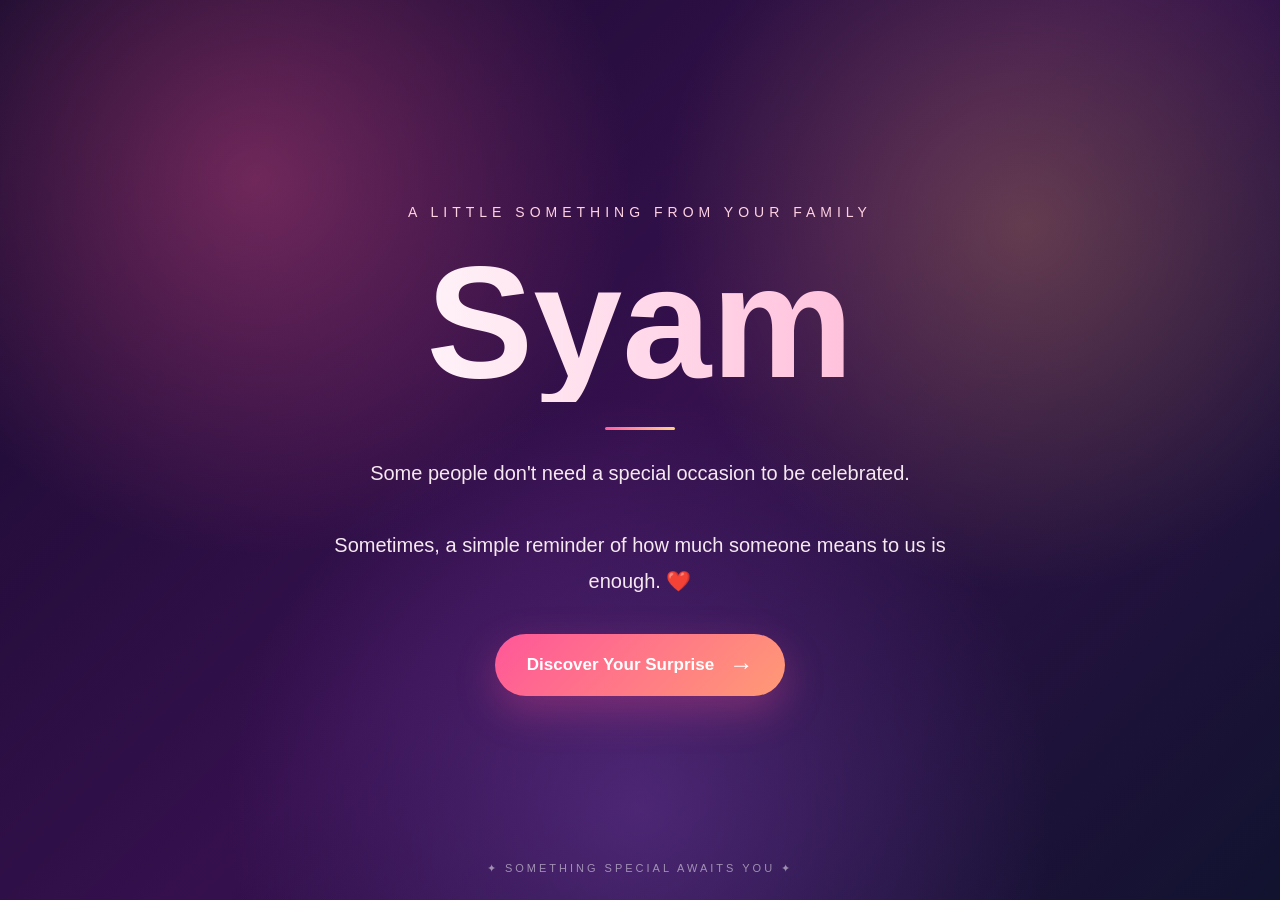
<file: index.html>
<!DOCTYPE html>
<html lang="en">
<head>
<meta charset="UTF-8">
<meta name="viewport" content="width=device-width, initial-scale=1.0">

<title>For Syam ❤️</title>

<link rel="stylesheet" href="style.css">
</head>

<body>

<div class="background"></div>

<div class="particles" id="particles"></div>

<div class="home-page">

    <div class="home-content">

        <p class="little-text">
            A LITTLE SOMETHING FROM YOUR FAMILY
        </p>

        <h1>Syam</h1>

        <div class="line"></div>

        <p class="home-description">
            Some people don't need a special occasion
            to be celebrated.
            <br><br>
            Sometimes, a simple reminder of how much
            someone means to us is enough. ❤️
        </p>

        <a href="about.html" class="main-button">
            Discover Your Surprise
            <span>→</span>
        </a>

    </div>

    <div class="bottom-text">
        ✦ SOMETHING SPECIAL AWAITS YOU ✦
    </div>

</div>

<script>

const particles = document.getElementById("particles");

for(let i = 0; i < 50; i++){

    const particle = document.createElement("div");

    particle.className = "particle";

    particle.style.left = Math.random() * 100 + "%";

    particle.style.animationDuration =
        5 + Math.random() * 8 + "s";

    particle.style.animationDelay =
        Math.random() * 5 + "s";

    const size = 2 + Math.random() * 5;

    particle.style.width = size + "px";
    particle.style.height = size + "px";

    particles.appendChild(particle);
}

</script>

</body>
</html>
</file>
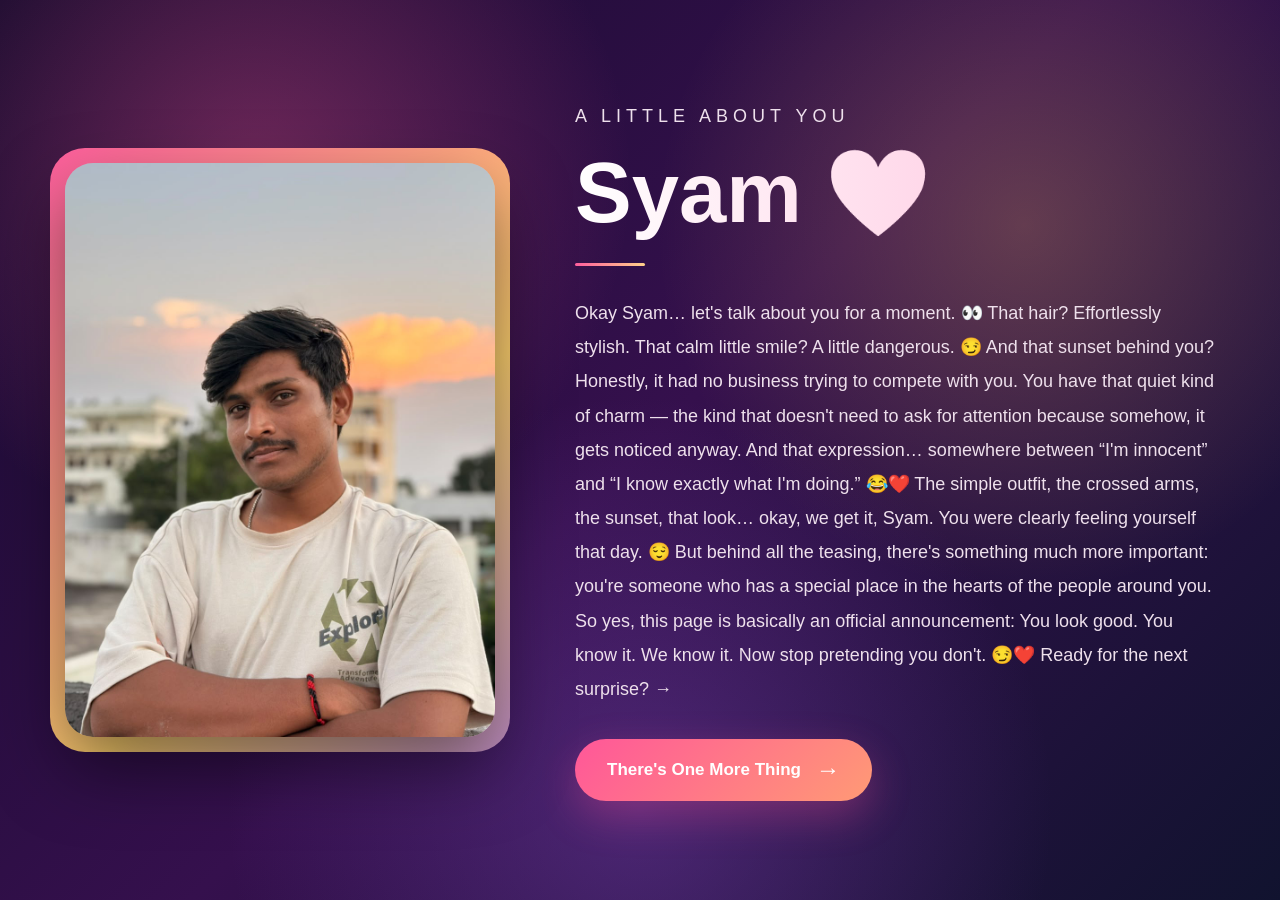
<file: about.html>
<!DOCTYPE html>
<html lang="en">
<head>

<meta charset="UTF-8">

<meta name="viewport"
content="width=device-width, initial-scale=1.0">

<title>About Syam ❤️</title>

<link rel="stylesheet" href="style.css">

</head>

<body>

<div class="background"></div>

<div class="particles" id="particles"></div>

<div class="about-page">

    <div class="about-card">

        <div class="photo-section">

            <div class="photo-glow"></div>

            <img
                src="a3.jpeg"
                alt="Syam"
                class="syam-photo"
            >

        </div>


        <div class="about-content">

            <p class="little-text">
                A LITTLE ABOUT YOU
            </p>

            <h1>
                Syam
                <span>❤️</span>
            </h1>

            <div class="line"></div>

            <p>
                Okay Syam… let's talk about you for a moment. 👀

That hair? Effortlessly stylish.
That calm little smile? A little dangerous. 😏
And that sunset behind you? Honestly, it had no business trying to compete with you.

You have that quiet kind of charm — the kind that doesn't need to ask for attention because somehow, it gets noticed anyway.
And that expression… somewhere between “I'm innocent” and “I know exactly what I'm doing.” 😂❤️

The simple outfit, the crossed arms, the sunset, that look… okay, we get it, Syam. You were clearly feeling yourself that day. 😌

But behind all the teasing, there's something much more important: you're someone who has a special place in the hearts of the people around you.

So yes, this page is basically an official announcement:

You look good. You know it. We know it. Now stop pretending you don't. 😏❤️

Ready for the next surprise? →</p>

            <a href="thanks.html" class="main-button">
                There's One More Thing
                <span>→</span>
            </a>

        </div>

    </div>

</div>


<script>

const particles = document.getElementById("particles");

for(let i = 0; i < 45; i++){

    const particle = document.createElement("div");

    particle.className = "particle";

    particle.style.left =
        Math.random() * 100 + "%";

    particle.style.animationDuration =
        5 + Math.random() * 8 + "s";

    particle.style.animationDelay =
        Math.random() * 5 + "s";

    const size =
        2 + Math.random() * 5;

    particle.style.width =
        size + "px";

    particle.style.height =
        size + "px";

    particles.appendChild(particle);
}

</script>

</body>
</html>
</file>
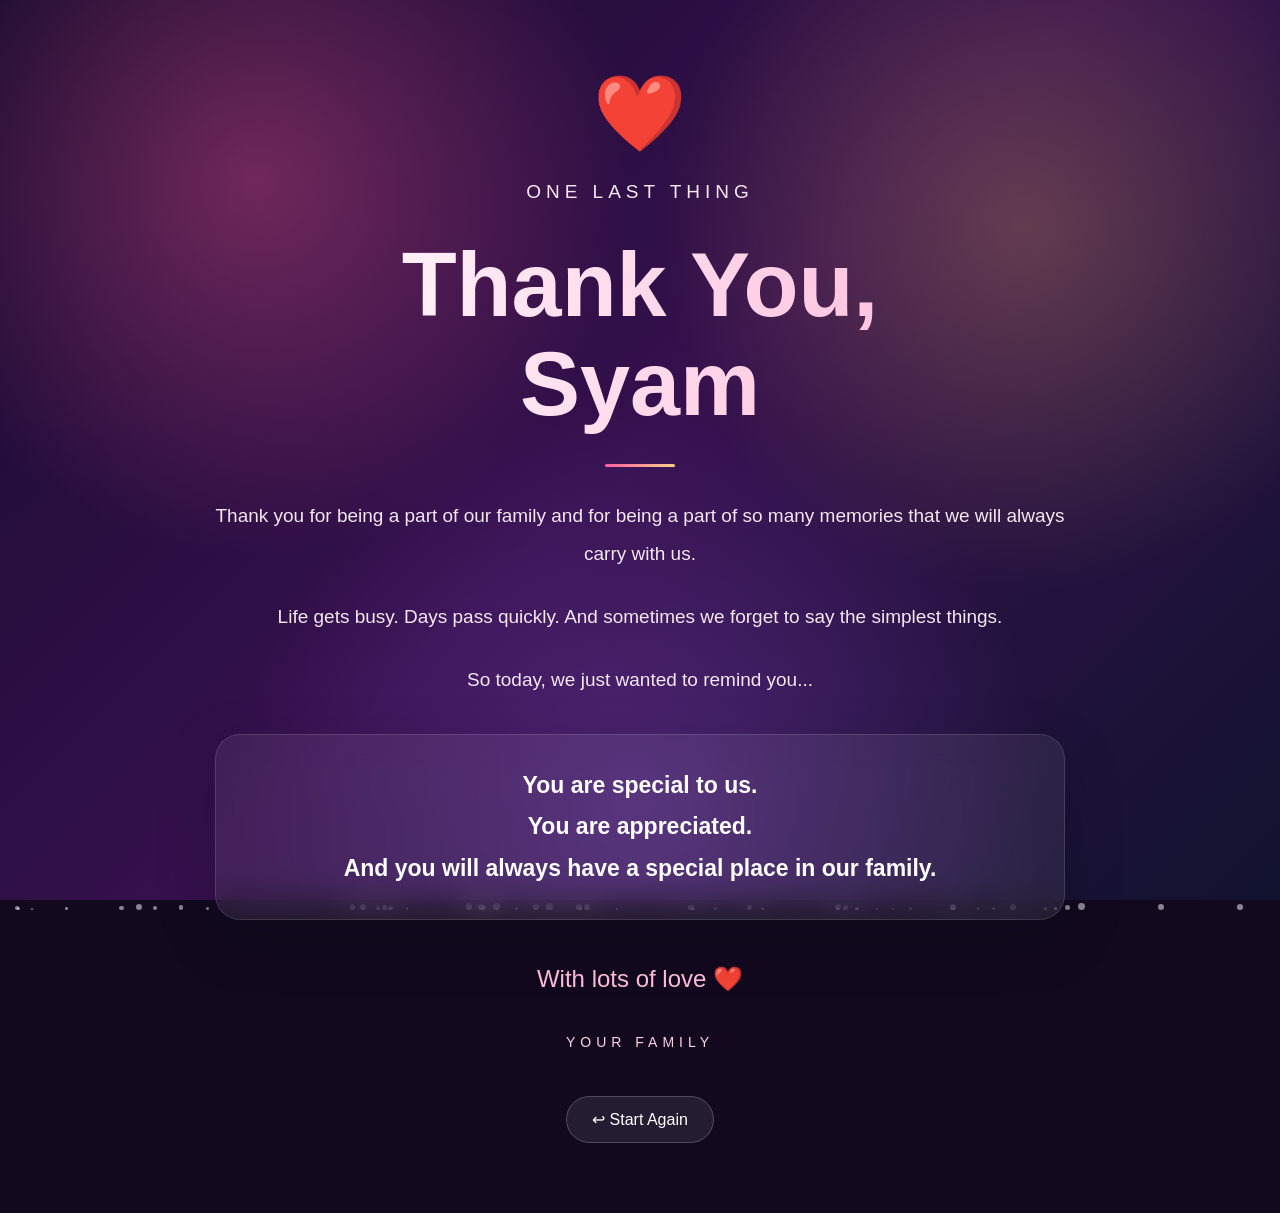
<file: thanks.html>
<!DOCTYPE html>
<html lang="en">
<head>

<meta charset="UTF-8">

<meta name="viewport"
content="width=device-width, initial-scale=1.0">

<title>Thank You Syam ❤️</title>

<link rel="stylesheet" href="style.css">

</head>

<body>

<div class="background"></div>

<div class="particles" id="particles"></div>

<div class="hearts" id="hearts"></div>


<div class="thanks-page">

    <div class="thanks-content">

        <div class="heart">
            ❤️
        </div>

        <p class="little-text">
            ONE LAST THING
        </p>

        <h1>
            Thank You,
            <span>Syam</span>
        </h1>

        <div class="line"></div>

        <p>
            Thank you for being a part of our family
            and for being a part of so many memories
            that we will always carry with us.
        </p>

        <p>
            Life gets busy.
            Days pass quickly.
            And sometimes we forget to say
            the simplest things.
        </p>

        <p>
            So today, we just wanted to remind you...
        </p>

        <div class="special-message">

            <strong>
                You are special to us.
            </strong>

            <strong>
                You are appreciated.
            </strong>

            <strong>
                And you will always have
                a special place in our family.
            </strong>

        </div>

        <p class="love-message">
            With lots of love ❤️
        </p>

        <p class="family">
            YOUR FAMILY
        </p>

        <a href="index.html" class="small-button">
            ↩ Start Again
        </a>

    </div>

</div>


<script>

const particles =
document.getElementById("particles");

for(let i = 0; i < 50; i++){

    const particle =
    document.createElement("div");

    particle.className =
    "particle";

    particle.style.left =
    Math.random() * 100 + "%";

    particle.style.animationDuration =
    5 + Math.random() * 8 + "s";

    particle.style.animationDelay =
    Math.random() * 5 + "s";

    const size =
    2 + Math.random() * 5;

    particle.style.width =
    size + "px";

    particle.style.height =
    size + "px";

    particles.appendChild(particle);
}


/* Floating hearts */

const hearts =
document.getElementById("hearts");

function createHeart(){

    const heart =
    document.createElement("div");

    heart.className =
    "floating-heart";

    const heartTypes =
    ["❤️","💗","💕","💖","✨"];

    heart.innerHTML =
    heartTypes[
        Math.floor(
            Math.random() *
            heartTypes.length
        )
    ];

    heart.style.left =
    Math.random() * 100 + "vw";

    heart.style.animationDuration =
    5 + Math.random() * 5 + "s";

    heart.style.fontSize =
    15 + Math.random() * 20 + "px";

    hearts.appendChild(heart);

    setTimeout(() => {

        heart.remove();

    },10000);

}

setInterval(createHeart,800);

</script>

</body>
</html>
</file>
<file: style.css>
*{
    margin:0;
    padding:0;
    box-sizing:border-box;
}

html{
    scroll-behavior:smooth;
}

body{
    font-family:
    "Segoe UI",
    Arial,
    sans-serif;

    color:white;

    background:#12091f;

    overflow-x:hidden;
}


/* =========================
BACKGROUND
========================= */

.background{

    position:fixed;

    inset:0;

    z-index:-10;

    background:

    radial-gradient(
        circle at 20% 20%,
        rgba(255,90,150,.35),
        transparent 30%
    ),

    radial-gradient(
        circle at 80% 25%,
        rgba(255,190,100,.25),
        transparent 30%
    ),

    radial-gradient(
        circle at 50% 90%,
        rgba(130,70,190,.4),
        transparent 40%
    ),

    linear-gradient(
        135deg,
        #170b2e,
        #35104d,
        #11132f
    );
}


/* =========================
PARTICLES
========================= */

.particles{

    position:fixed;

    inset:0;

    pointer-events:none;

    z-index:-1;
}

.particle{

    position:absolute;

    bottom:-10px;

    border-radius:50%;

    background:white;

    opacity:.5;

    animation:
    particleMove linear infinite;
}

@keyframes particleMove{

    0%{

        transform:
        translateY(0)
        scale(.3);

        opacity:0;
    }

    20%{

        opacity:.8;
    }

    80%{

        opacity:.8;
    }

    100%{

        transform:
        translateY(-110vh)
        scale(1);

        opacity:0;
    }
}


/* =========================
COMMON
========================= */

.little-text{

    font-size:14px;

    letter-spacing:5px;

    color:#ffd2e3;

    margin-bottom:22px;
}

.line{

    width:70px;

    height:3px;

    border-radius:10px;

    background:
    linear-gradient(
        90deg,
        #ff5f9e,
        #ffd18a
    );

    margin:
    25px auto;
}


/* =========================
HOME
========================= */

.home-page{

    min-height:100vh;

    display:flex;

    align-items:center;

    justify-content:center;

    text-align:center;

    padding:30px;

    position:relative;
}

.home-content{

    max-width:850px;

    animation:
    pageAppear 1.3s ease;
}

.home-content h1{

    font-size:
    clamp(80px,15vw,160px);

    line-height:1;

    font-weight:800;

    background:
    linear-gradient(
        90deg,
        white,
        #ffb4d5,
        #ffd28c,
        white
    );

    background-size:300%;

    -webkit-background-clip:text;

    -webkit-text-fill-color:transparent;

    animation:
    gradientMove 5s infinite,
    titleFloat 4s ease-in-out infinite;
}

.home-description{

    font-size:20px;

    line-height:1.8;

    color:#f6e8f1;

    max-width:650px;

    margin:
    0 auto 35px;
}


/* =========================
BUTTON
========================= */

.main-button{

    display:inline-flex;

    align-items:center;

    gap:15px;

    text-decoration:none;

    color:white;

    font-size:17px;

    font-weight:600;

    padding:
    17px 32px;

    border-radius:50px;

    background:
    linear-gradient(
        135deg,
        #ff5799,
        #ff9a75
    );

    box-shadow:
    0 15px 40px
    rgba(255,80,150,.3);

    transition:.35s ease;
}

.main-button span{

    font-size:24px;

    transition:.3s ease;
}

.main-button:hover{

    transform:
    translateY(-6px)
    scale(1.03);

    box-shadow:
    0 20px 50px
    rgba(255,80,150,.5);
}

.main-button:hover span{

    transform:
    translateX(5px);
}

.bottom-text{

    position:absolute;

    bottom:25px;

    left:50%;

    transform:
    translateX(-50%);

    font-size:11px;

    letter-spacing:3px;

    color:
    rgba(255,255,255,.5);
}


/* =========================
ABOUT
========================= */

.about-page{

    min-height:100vh;

    display:flex;

    align-items:center;

    justify-content:center;

    padding:
    70px 30px;

    animation:
    pageAppear 1s ease;
}

.about-card{

    width:100%;

    max-width:1150px;

    display:grid;

    grid-template-columns:
    430px 1fr;

    gap:80px;

    align-items:center;
}


/* PHOTO */

.photo-section{

    position:relative;

    width:100%;

    max-width:430px;

    margin:auto;
}

.photo-glow{

    position:absolute;

    inset:-15px;

    border-radius:35px;

    background:
    linear-gradient(
        135deg,
        #ff5f9e,
        #ffd16f,
        #9b65ff,
        #ff5f9e
    );

    background-size:300%;

    animation:
    glowMove 5s linear infinite;

    z-index:-1;
}

.syam-photo{

    width:100%;

    display:block;

    border-radius:28px;

    box-shadow:
    0 30px 70px
    rgba(0,0,0,.5);
}


/* ABOUT TEXT */

.about-content{

    animation:
    slideIn 1.2s ease;
}

.about-content .little-text{

    margin-bottom:10px;
}

.about-content h1{

    font-size:
    clamp(55px,7vw,85px);

    background:
    linear-gradient(
        90deg,
        white,
        #ffb8d8
    );

    -webkit-background-clip:text;

    -webkit-text-fill-color:transparent;
}

.about-content .line{

    margin:
    20px 0 30px;
}

.about-content p{

    font-size:18px;

    line-height:1.9;

    color:#eee0ec;

    margin-bottom:18px;
}

.about-content .main-button{

    margin-top:15px;
}


/* =========================
THANK YOU
========================= */

.thanks-page{

    min-height:100vh;

    display:flex;

    align-items:center;

    justify-content:center;

    text-align:center;

    padding:70px 25px;

    animation:
    pageAppear 1.2s ease;
}

.thanks-content{

    max-width:850px;
}

.heart{

    font-size:75px;

    margin-bottom:15px;

    animation:
    heartBeat 1.5s infinite;
}

.thanks-content h1{

    font-size:
    clamp(50px,8vw,90px);

    line-height:1.1;

    background:
    linear-gradient(
        90deg,
        white,
        #ffb5d8,
        #ffd08a,
        white
    );

    background-size:300%;

    -webkit-background-clip:text;

    -webkit-text-fill-color:transparent;

    animation:
    gradientMove 5s infinite;
}

.thanks-content h1 span{

    display:block;
}

.thanks-content .line{

    margin:
    30px auto;
}

.thanks-content > p{

    font-size:19px;

    line-height:2;

    color:#f4e7ef;

    margin-bottom:25px;
}


/* SPECIAL MESSAGE */

.special-message{

    margin:
    35px auto;

    padding:
    30px;

    border-radius:25px;

    background:
    rgba(255,255,255,.07);

    border:
    1px solid
    rgba(255,255,255,.12);

    backdrop-filter:
    blur(15px);

    box-shadow:
    0 20px 60px
    rgba(0,0,0,.2);
}

.special-message strong{

    display:block;

    font-size:23px;

    line-height:1.8;

    color:white;
}

.love-message{

    font-size:24px !important;

    color:#ffbedb !important;
}

.family{

    font-size:14px !important;

    letter-spacing:5px;

    color:#ffd3e4 !important;
}


/* SMALL BUTTON */

.small-button{

    display:inline-block;

    margin-top:15px;

    padding:
    13px 25px;

    border-radius:50px;

    color:white;

    text-decoration:none;

    background:
    rgba(255,255,255,.08);

    border:
    1px solid
    rgba(255,255,255,.2);

    transition:.3s;
}

.small-button:hover{

    background:
    rgba(255,255,255,.18);

    transform:
    translateY(-3px);
}


/* =========================
FLOATING HEARTS
========================= */

.hearts{

    position:fixed;

    inset:0;

    pointer-events:none;

    z-index:5;
}

.floating-heart{

    position:absolute;

    bottom:-50px;

    animation:
    floatHeart linear forwards;
}

@keyframes floatHeart{

    0%{

        transform:
        translateY(0)
        rotate(0deg);

        opacity:0;
    }

    10%{

        opacity:1;
    }

    100%{

        transform:
        translateY(-110vh)
        rotate(360deg);

        opacity:0;
    }
}


/* =========================
ANIMATIONS
========================= */

@keyframes pageAppear{

    from{

        opacity:0;

        transform:
        translateY(35px);
    }

    to{

        opacity:1;

        transform:
        translateY(0);
    }
}

@keyframes slideIn{

    from{

        opacity:0;

        transform:
        translateX(60px);
    }

    to{

        opacity:1;

        transform:
        translateX(0);
    }
}

@keyframes gradientMove{

    0%{
        background-position:0%;
    }

    50%{
        background-position:100%;
    }

    100%{
        background-position:0%;
    }
}

@keyframes titleFloat{

    0%,100%{

        transform:
        translateY(0);
    }

    50%{

        transform:
        translateY(-10px);
    }
}

@keyframes glowMove{

    0%{
        background-position:0%;
    }

    100%{
        background-position:300%;
    }
}

@keyframes heartBeat{

    0%,100%{

        transform:
        scale(1);
    }

    15%{

        transform:
        scale(1.2);
    }

    30%{

        transform:
        scale(1);
    }

    45%{

        transform:
        scale(1.12);
    }
}


/* =========================
MOBILE
========================= */

@media(max-width:800px){

    .home-page{

        padding:25px;
    }

    .little-text{

        font-size:11px;

        letter-spacing:3px;
    }

    .home-content h1{

        font-size:80px;
    }

    .home-description{

        font-size:17px;
    }

    .about-page{

        padding:
        60px 20px;
    }

    .about-card{

        grid-template-columns:1fr;

        gap:50px;

        text-align:center;
    }

    .photo-section{

        width:
        min(360px,90vw);
    }

    .about-content .line{

        margin:
        20px auto 30px;
    }

    .about-content p{

        font-size:16px;
    }

    .thanks-content > p{

        font-size:17px;

        line-height:1.8;
    }

    .special-message{

        padding:25px 18px;
    }

    .special-message strong{

        font-size:20px;
    }

}
</file>
